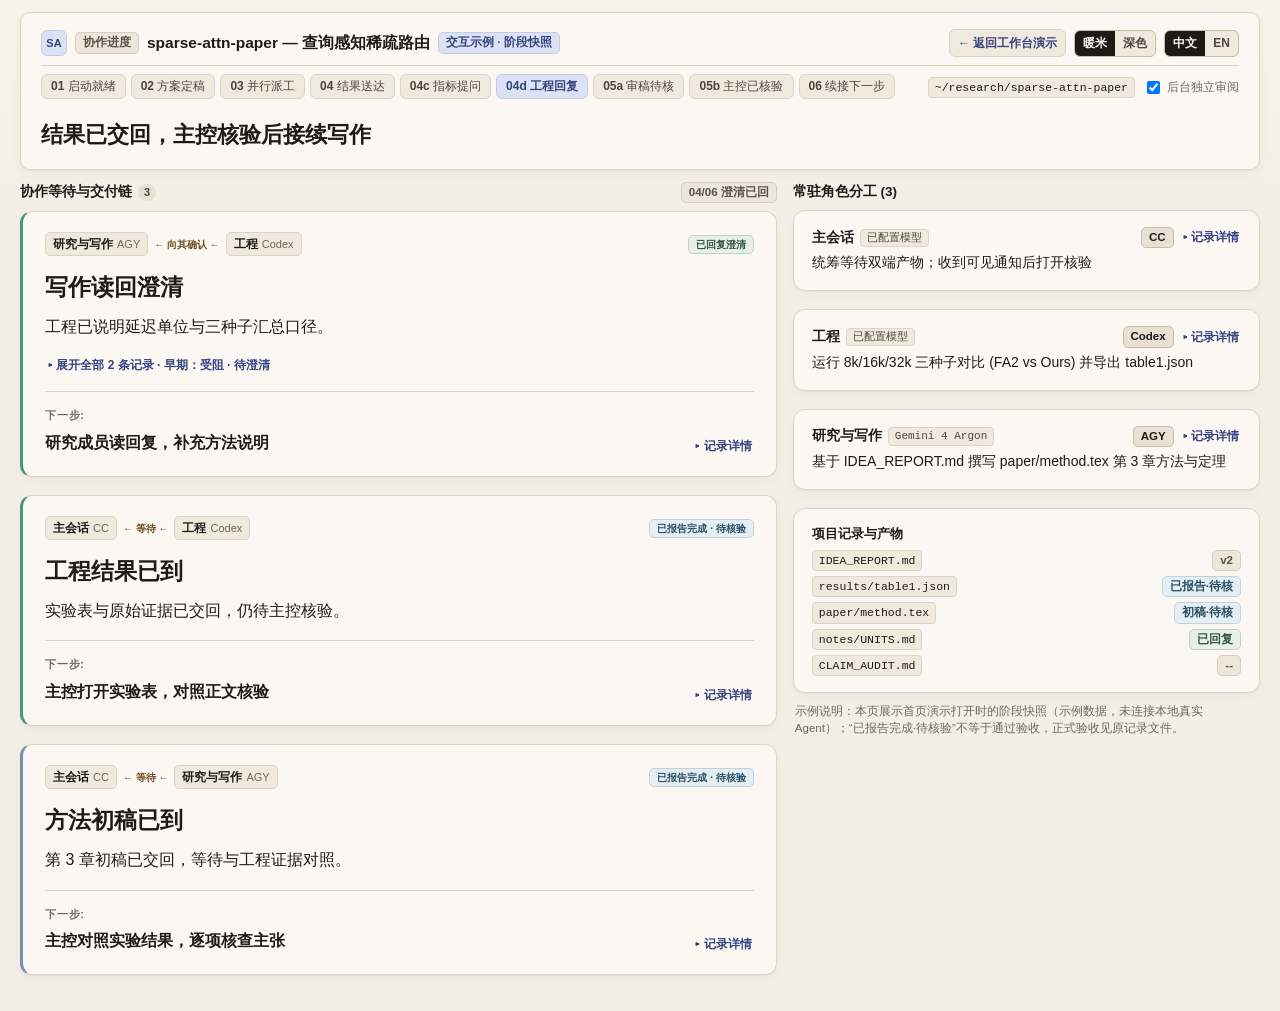
<file: site/progress-board.html>
<!DOCTYPE html>
<html lang="zh-CN">
<head>
  <meta charset="utf-8">
  <meta name="viewport" content="width=device-width, initial-scale=1">
  <title>SuperARIS · 协作进度</title>
  <link rel="icon" href="./favicon.svg" type="image/svg+xml">
  <link rel="stylesheet" href="./progress-case.css">
</head>
<body class="pcase-standalone" data-theme="warm">
  <div id="standalone-board-root"></div>
  <script src="./progress-case.js"></script>
</body>
</html>
</file>
<file: site/progress-case.css>
/* ==========================================================================
   SuperARIS Homepage Collaboration Progress Case + Standalone Snapshot Board
   ========================================================================== */

/* 1. Herdr Tabbar Real Tabs & Browser Link (Homepage Embedded) */
.herdr-tabbar {
  gap: 8px;
}

.herdr-tabs-left.pcase-tablist {
  display: flex;
  align-items: center;
  gap: 5px;
  min-width: 0;
  flex-wrap: nowrap;
}

.pcase-tab-btn {
  display: inline-flex;
  align-items: center;
  gap: 6px;
  padding: 4px 11px;
  border-radius: 5px;
  border: 1px solid rgba(255, 255, 255, 0.08);
  background: rgba(255, 255, 255, 0.04);
  color: #9da5b8;
  font-family: var(--font-mono, ui-monospace, SFMono-Regular, Menlo, Consolas, monospace);
  font-size: 11.5px;
  font-weight: 500;
  line-height: 1.25;
  cursor: pointer;
  white-space: nowrap;
  transition: background-color 0.15s ease, color 0.15s ease, border-color 0.15s ease;
}

.pcase-tab-btn:hover {
  background: rgba(255, 255, 255, 0.09);
  color: #eef1f8;
}

.pcase-tab-btn.active {
  background: #c3c9e9;
  border-color: #c3c9e9;
  color: #141722;
  font-weight: 600;
}

.pcase-tab-badge {
  display: inline-flex;
  align-items: center;
  padding: 1px 5px;
  border-radius: 999px;
  font-size: 10px;
  font-weight: 600;
  background: rgba(174, 184, 254, 0.16);
  color: #c7d0ff;
  border: 1px solid rgba(174, 184, 254, 0.3);
  font-variant-numeric: tabular-nums;
}

.pcase-tab-btn.active .pcase-tab-badge {
  background: rgba(20, 23, 34, 0.14);
  color: #141722;
  border-color: rgba(20, 23, 34, 0.2);
}

.pcase-tab-badge.is-attention {
  background: rgba(229, 192, 123, 0.2);
  color: #f3d393;
  border-color: rgba(229, 192, 123, 0.42);
}

.pcase-tab-btn.active .pcase-tab-badge.is-attention {
  background: #2b2212;
  color: #f6d99c;
  border-color: #2b2212;
}

@keyframes pcaseBadgePop {
  0% { transform: scale(1); }
  40% { transform: scale(1.09); }
  100% { transform: scale(1); }
}

.pcase-tab-badge.just-bumped {
  animation: pcaseBadgePop 0.42s ease-out 1;
}

.pcase-tabbar-right {
  display: flex;
  align-items: center;
  gap: 8px;
  margin-left: auto;
  flex-shrink: 0;
}

.pcase-open-link {
  display: inline-flex;
  align-items: center;
  gap: 4px;
  padding: 3px 9px;
  border-radius: 5px;
  border: 1px solid rgba(174, 184, 254, 0.32);
  background: rgba(174, 184, 254, 0.1);
  color: #d6dcff;
  font-family: var(--font-mono, ui-monospace, SFMono-Regular, Menlo, Consolas, monospace);
  font-size: 11px;
  font-weight: 500;
  text-decoration: none;
  white-space: nowrap;
  transition: background-color 0.15s ease, border-color 0.15s ease, color 0.15s ease;
}

.pcase-open-link:hover {
  background: rgba(174, 184, 254, 0.2);
  border-color: rgba(174, 184, 254, 0.52);
  color: #ffffff;
}

/* Non-destructive toggle inside .herdr-workspace */
.herdr-workspace.is-progress-tab > .panes-grid {
  display: none !important;
}

.herdr-workspace.is-progress-tab > .mcp-drawer {
  display: none !important;
}

.herdr-workspace.is-progress-tab #mobile-pane-tabs {
  display: none !important;
}

/* 2. Terminal-Native Refined Progress Panel inside Herdr */
.pcase-herdr-panel {
  flex: 1;
  min-height: 0;
  display: flex;
  flex-direction: column;
  background: #151821;
  color: #eef1f8;
  font-family: var(--font-mono, ui-monospace, SFMono-Regular, Menlo, Consolas, monospace);
  overflow: hidden;
}

.pcase-herdr-panel[hidden] {
  display: none !important;
}

.pcase-term-bar {
  display: flex;
  align-items: center;
  justify-content: space-between;
  gap: 8px 12px;
  flex-wrap: wrap;
  padding: 7px 14px;
  background: rgba(0, 0, 0, 0.22);
  border-bottom: 1px solid rgba(255, 255, 255, 0.07);
  font-size: 11px;
  flex-shrink: 0;
}

.pcase-term-cmd {
  display: flex;
  align-items: center;
  gap: 7px;
  color: #c8d0e0;
  min-width: 0;
  flex-wrap: wrap;
}

.pcase-term-dollar {
  color: #3fb984;
  font-weight: 700;
}

.pcase-term-dim {
  color: #727c94;
}

.pcase-term-pills {
  display: flex;
  align-items: center;
  gap: 6px;
  flex-wrap: wrap;
}

.pcase-tpill {
  display: inline-flex;
  align-items: center;
  gap: 4px;
  padding: 1px 7px;
  border-radius: 4px;
  font-size: 10.5px;
  font-weight: 600;
  border: 1px solid rgba(255, 255, 255, 0.1);
  background: rgba(255, 255, 255, 0.05);
  color: #b7c0d4;
  white-space: nowrap;
  font-variant-numeric: tabular-nums;
}

.pcase-tpill.tp-wait {
  background: rgba(229, 192, 123, 0.13);
  border-color: rgba(229, 192, 123, 0.34);
  color: #f0cf8e;
}

.pcase-tpill.tp-check {
  background: rgba(86, 182, 194, 0.14);
  border-color: rgba(86, 182, 194, 0.35);
  color: #9be2ec;
}

.pcase-tpill.tp-ok {
  background: rgba(63, 185, 132, 0.14);
  border-color: rgba(63, 185, 132, 0.35);
  color: #9ce8c5;
}

.pcase-tpill.tp-ask {
  background: rgba(224, 122, 95, 0.16);
  border-color: rgba(224, 122, 95, 0.38);
  color: #f5b3a1;
}

.pcase-term-body {
  flex: 1;
  min-height: 0;
  overflow-y: auto;
  padding: 11px 14px;
  display: grid;
  grid-template-columns: minmax(0, 1.48fr) minmax(245px, 1fr);
  gap: 12px;
  align-items: start;
  scrollbar-width: thin;
  scrollbar-color: rgba(255, 255, 255, 0.14) transparent;
}

.pcase-col {
  display: flex;
  flex-direction: column;
  gap: 9px;
  min-width: 0;
}

.pcase-sec-label {
  font-size: 10.5px;
  font-weight: 600;
  letter-spacing: 0.04em;
  text-transform: uppercase;
  color: #7d879d;
  display: flex;
  align-items: center;
  justify-content: space-between;
  gap: 8px;
}

.pcase-tcard {
  background: #1a1e29;
  border: 1px solid rgba(255, 255, 255, 0.08);
  border-left: 2px solid #7d879d;
  border-radius: 6px;
  padding: 9px 11px;
  font-family: var(--font-sans, -apple-system, BlinkMacSystemFont, "Segoe UI", "PingFang SC", sans-serif);
  font-size: 12px;
  line-height: 1.45;
}

.pcase-tcard.tc-wait { border-left-color: #e5c07b; }
.pcase-tcard.tc-check { border-left-color: #56b6c2; }
.pcase-tcard.tc-ask { border-left-color: #e07a5f; }
.pcase-tcard.tc-ok { border-left-color: #3fb984; }

@keyframes pcaseTermFlash {
  0% { background-color: rgba(174, 184, 254, 0.16); }
  100% { background-color: #1a1e29; }
}

.pcase-tcard.is-fresh,
.pcase-tfile-row.is-fresh {
  animation: pcaseTermFlash 0.85s ease-out 1;
}

.pcase-tcard-head {
  display: flex;
  align-items: center;
  justify-content: space-between;
  gap: 6px 8px;
  flex-wrap: wrap;
  margin-bottom: 5px;
}

.pcase-rel {
  display: inline-flex;
  align-items: center;
  gap: 5px;
  flex-wrap: wrap;
  font-family: var(--font-mono, monospace);
  font-size: 11px;
}

.pcase-actor {
  padding: 1px 6px;
  border-radius: 3px;
  background: rgba(255, 255, 255, 0.06);
  color: #eef1f8;
  font-weight: 600;
}

.pcase-actor.ac-main { border-bottom: 1px solid #e07a5f; }
.pcase-actor.ac-engineer { border-bottom: 1px solid #3fb984; }
.pcase-actor.ac-writer { border-bottom: 1px solid #56b6c2; }

.pcase-rel-arrow {
  color: #9da5b8;
  font-size: 10.5px;
}

.pcase-tcard-goal {
  color: #eef1f8;
  font-weight: 600;
  font-size: 12.5px;
  margin-bottom: 5px;
  overflow-wrap: anywhere;
}

.pcase-tcard-report {
  background: rgba(0, 0, 0, 0.24);
  border: 1px solid rgba(255, 255, 255, 0.06);
  border-radius: 4px;
  padding: 6px 8px;
  margin-bottom: 5px;
  color: #c9d1e2;
  font-size: 11.5px;
  overflow-wrap: anywhere;
}

.pcase-tcard-next {
  display: flex;
  align-items: baseline;
  justify-content: space-between;
  gap: 6px 10px;
  flex-wrap: wrap;
  font-size: 11.5px;
  color: #aeb7cb;
}

.pcase-next-kicker {
  color: #7d879d;
  font-weight: 600;
  margin-right: 4px;
}

.pcase-fchip {
  display: inline-flex;
  align-items: center;
  gap: 4px;
  padding: 1px 6px;
  border-radius: 3px;
  background: rgba(174, 184, 254, 0.1);
  border: 1px solid rgba(174, 184, 254, 0.24);
  color: #d6dcff;
  font-family: var(--font-mono, monospace);
  font-size: 10.5px;
  white-space: nowrap;
}

.pcase-mcp-strip {
  background: rgba(229, 192, 123, 0.09);
  border: 1px solid rgba(229, 192, 123, 0.34);
  border-radius: 6px;
  padding: 7px 10px;
  font-family: var(--font-sans, sans-serif);
  font-size: 11.5px;
  color: #ead39c;
}

.pcase-mcp-strip strong {
  display: block;
  font-family: var(--font-mono, monospace);
  font-size: 11px;
  margin-bottom: 2px;
}

.pcase-tbox {
  background: #1a1e29;
  border: 1px solid rgba(255, 255, 255, 0.08);
  border-radius: 6px;
  padding: 8px 10px;
}

.pcase-trole-row {
  padding: 5px 0;
  border-bottom: 1px solid rgba(255, 255, 255, 0.05);
  font-family: var(--font-sans, sans-serif);
  font-size: 11.5px;
}

.pcase-trole-row:last-child {
  border-bottom: 0;
  padding-bottom: 0;
}

.pcase-trole-row:first-child {
  padding-top: 0;
}

.pcase-trole-top {
  display: flex;
  align-items: center;
  justify-content: space-between;
  gap: 6px;
  margin-bottom: 2px;
}

.pcase-trole-name {
  font-weight: 600;
  color: #eef1f8;
}

.pcase-trole-sub {
  color: #9da5b8;
  font-size: 11px;
  overflow-wrap: anywhere;
}

.pcase-tfile-row {
  display: flex;
  align-items: center;
  justify-content: space-between;
  gap: 8px;
  padding: 4px 5px;
  border-radius: 4px;
  font-size: 11px;
}

.pcase-tfile-name {
  color: #d7deed;
  min-width: 0;
  overflow: hidden;
  text-overflow: ellipsis;
  white-space: nowrap;
}

.pcase-term-foot {
  padding: 6px 14px;
  border-top: 1px solid rgba(255, 255, 255, 0.07);
  background: rgba(0, 0, 0, 0.24);
  display: flex;
  align-items: center;
  justify-content: space-between;
  gap: 8px 14px;
  flex-wrap: wrap;
  font-family: var(--font-sans, sans-serif);
  font-size: 11px;
  color: #8b95ab;
  flex-shrink: 0;
}

.pcase-term-foot a {
  color: #c5ceff;
  text-decoration: underline;
  text-underline-offset: 2px;
  white-space: nowrap;
}

/* ==========================================================================
   3. Standalone Browser Board (progress-board.html) — Warm Editorial Cards
   ========================================================================== */
body.pcase-standalone {
  --sb-canvas: #f4efe6;
  --sb-canvas-top: #f7f3eb;
  --sb-surface: #fbf8f3;
  --sb-subtle: #efe9de;
  --sb-inset: #e8e0d2;
  --sb-border: #ddd4c5;
  --sb-border-strong: #c8bda9;
  --sb-ink: #1e1b17;
  --sb-ink-sec: #4d463e;
  --sb-ink-muted: #70675c;
  --sb-brand-bg: #dce2f4;
  --sb-brand-ink: #34447e;
  --sb-brand-border: #c2cce9;

  --sb-wait-bg: #f4ecdd;
  --sb-wait-ink: #6b4d1e;
  --sb-wait-border: #dec9a4;

  --sb-check-bg: #e5eef3;
  --sb-check-ink: #274f63;
  --sb-check-border: #bfd3de;

  --sb-reply-bg: #e7efe9;
  --sb-reply-ink: #33543e;
  --sb-reply-border: #bfd2c4;

  --sb-ask-bg: #f8e6df;
  --sb-ask-ink: #8f3822;
  --sb-ask-border: #e5bfb2;

  --sb-neutral-bg: #ece6db;
  --sb-neutral-ink: #5a5248;
  --sb-neutral-border: #d5cdbf;

  --sb-shadow: 0 1px 2px rgba(36, 29, 20, 0.04), 0 4px 14px rgba(36, 29, 20, 0.03);

  margin: 0;
  padding: 0;
  min-height: 100vh;
  background-color: var(--sb-canvas);
  background-image: linear-gradient(180deg, var(--sb-canvas-top) 0%, var(--sb-canvas) 220px);
  color: var(--sb-ink);
  font-family: -apple-system, BlinkMacSystemFont, "Segoe UI", "PingFang SC", "Hiragino Sans GB", "Microsoft YaHei", sans-serif;
  font-size: 14px;
  line-height: 1.5;
  overflow-x: hidden;
}

body.pcase-standalone[data-theme="dark"] {
  --sb-canvas: #0e1118;
  --sb-canvas-top: #131722;
  --sb-surface: #171b26;
  --sb-subtle: #1f2433;
  --sb-inset: #262c3d;
  --sb-border: rgba(255, 255, 255, 0.1);
  --sb-border-strong: rgba(255, 255, 255, 0.18);
  --sb-ink: #eef1f8;
  --sb-ink-sec: #b5bdd0;
  --sb-ink-muted: #7f899f;
  --sb-brand-bg: rgba(174, 184, 254, 0.16);
  --sb-brand-ink: #c8d0ff;
  --sb-brand-border: rgba(174, 184, 254, 0.34);

  --sb-wait-bg: rgba(229, 192, 123, 0.14);
  --sb-wait-ink: #f1d191;
  --sb-wait-border: rgba(229, 192, 123, 0.34);

  --sb-check-bg: rgba(86, 182, 194, 0.14);
  --sb-check-ink: #9be2ec;
  --sb-check-border: rgba(86, 182, 194, 0.34);

  --sb-reply-bg: rgba(63, 185, 132, 0.14);
  --sb-reply-ink: #9ce8c5;
  --sb-reply-border: rgba(63, 185, 132, 0.34);

  --sb-ask-bg: rgba(224, 122, 95, 0.16);
  --sb-ask-ink: #f6b5a3;
  --sb-ask-border: rgba(224, 122, 95, 0.36);

  --sb-neutral-bg: rgba(255, 255, 255, 0.06);
  --sb-neutral-ink: #b7c0d4;
  --sb-neutral-border: rgba(255, 255, 255, 0.12);

  --sb-shadow: 0 4px 18px rgba(0, 0, 0, 0.32);
}

.sb-shell {
  max-width: 1400px;
  margin: 0 auto;
  padding: 12px 20px 36px;
}

.sb-topbar {
  background: var(--sb-surface);
  border: 1px solid var(--sb-border);
  border-radius: 10px;
  box-shadow: var(--sb-shadow);
  padding: 10px 14px;
  margin-bottom: 12px;
}

.sb-top-row {
  display: flex;
  align-items: center;
  justify-content: space-between;
  gap: 10px;
  flex-wrap: wrap;
}

.sb-brand {
  display: flex;
  align-items: center;
  gap: 8px;
  min-width: 0;
  flex: 1 1 auto;
  flex-wrap: wrap;
}

.sb-sa {
  width: 24px;
  height: 24px;
  border-radius: 6px;
  background: var(--sb-brand-bg);
  border: 1px solid var(--sb-brand-border);
  color: var(--sb-brand-ink);
  font-weight: 700;
  font-size: 11px;
  display: inline-flex;
  align-items: center;
  justify-content: center;
  flex-shrink: 0;
}

.sb-title {
  margin: 0;
  font-size: 15.5px;
  font-weight: 700;
  color: var(--sb-ink);
  min-width: 0;
  overflow-wrap: anywhere;
}

.sb-controls {
  display: flex;
  align-items: center;
  gap: 8px;
  flex-shrink: 0;
  flex-wrap: wrap;
}

.sb-seg {
  display: inline-flex;
  border: 1px solid var(--sb-border-strong);
  border-radius: 6px;
  overflow: hidden;
  background: var(--sb-subtle);
}

.sb-seg button {
  border: 0;
  background: transparent;
  color: var(--sb-ink-sec);
  padding: 4px 8px;
  font-size: 12px;
  font-weight: 600;
  cursor: pointer;
}

.sb-seg button.active {
  background: var(--sb-ink);
  color: var(--sb-surface);
}

.sb-back-link {
  font-size: 12px;
  font-weight: 600;
  color: var(--sb-brand-ink);
  text-decoration: none;
  padding: 4px 8px;
  border-radius: 6px;
  border: 1px solid var(--sb-border);
  background: var(--sb-subtle);
  white-space: nowrap;
}

.sb-back-link:hover {
  border-color: var(--sb-border-strong);
}

.sb-phase-bar {
  display: flex;
  align-items: center;
  justify-content: space-between;
  gap: 8px 12px;
  flex-wrap: wrap;
  margin-top: 8px;
  padding-top: 8px;
  border-top: 1px solid var(--sb-border);
}

.sb-phase-steps {
  display: flex;
  align-items: center;
  gap: 5px;
  overflow-x: auto;
  max-width: 100%;
  padding-bottom: 2px;
  scrollbar-width: thin;
}

.sb-phase-btn {
  border: 1px solid var(--sb-border);
  background: var(--sb-subtle);
  color: var(--sb-ink-sec);
  border-radius: 6px;
  padding: 3px 9px;
  font-size: 12px;
  font-weight: 550;
  white-space: nowrap;
  cursor: pointer;
}

.sb-phase-btn.active {
  background: var(--sb-brand-bg);
  border-color: var(--sb-brand-border);
  color: var(--sb-brand-ink);
  font-weight: 700;
}

.sb-meta-right {
  font-size: 11.5px;
  color: var(--sb-ink-muted);
  display: flex;
  align-items: center;
  gap: 8px;
  flex-wrap: wrap;
}

.sb-grid {
  display: grid;
  grid-template-columns: minmax(0, 1.62fr) minmax(300px, 1fr);
  gap: 16px;
  align-items: start;
}

.sb-sec-head {
  display: flex;
  align-items: center;
  justify-content: space-between;
  gap: 8px;
  margin-bottom: 8px;
}

.sb-sec-title {
  margin: 0;
  font-size: 13.5px;
  font-weight: 700;
  color: var(--sb-ink);
  display: flex;
  align-items: center;
  gap: 6px;
}

.sb-count {
  font-size: 11px;
  font-weight: 600;
  padding: 0 6px;
  border-radius: 999px;
  background: var(--sb-inset);
  color: var(--sb-ink-sec);
}

.sb-stack {
  display: flex;
  flex-direction: column;
  gap: 10px;
}

.sb-card {
  background: var(--sb-surface);
  border: 1px solid var(--sb-border);
  border-radius: 10px;
  box-shadow: var(--sb-shadow);
  padding: 11px 13px;
}

.sb-card.is-ask {
  border-color: var(--sb-ask-border);
}

.sb-pill {
  display: inline-flex;
  align-items: center;
  gap: 4px;
  padding: 1px 7px;
  border-radius: 5px;
  font-size: 11.5px;
  font-weight: 600;
  border: 1px solid transparent;
  white-space: nowrap;
}

.sb-pill.p-wait { background: var(--sb-wait-bg); color: var(--sb-wait-ink); border-color: var(--sb-wait-border); }
.sb-pill.p-check { background: var(--sb-check-bg); color: var(--sb-check-ink); border-color: var(--sb-check-border); }
.sb-pill.p-reply { background: var(--sb-reply-bg); color: var(--sb-reply-ink); border-color: var(--sb-reply-border); }
.sb-pill.p-ask { background: var(--sb-ask-bg); color: var(--sb-ask-ink); border-color: var(--sb-ask-border); }
.sb-pill.p-neutral { background: var(--sb-neutral-bg); color: var(--sb-neutral-ink); border-color: var(--sb-neutral-border); }
.sb-pill.p-brand { background: var(--sb-brand-bg); color: var(--sb-brand-ink); border-color: var(--sb-brand-border); }

.sb-card-top {
  display: flex;
  align-items: center;
  justify-content: space-between;
  gap: 6px 8px;
  flex-wrap: wrap;
  margin-bottom: 6px;
}

.sb-relation {
  display: inline-flex;
  align-items: center;
  gap: 6px;
  flex-wrap: wrap;
  font-size: 12.5px;
}

.sb-actor {
  display: inline-flex;
  align-items: center;
  gap: 4px;
  padding: 2px 7px;
  border-radius: 5px;
  background: var(--sb-subtle);
  border: 1px solid var(--sb-border);
  font-weight: 650;
  color: var(--sb-ink);
}

.sb-actor small {
  font-size: 11px;
  font-weight: 500;
  color: var(--sb-ink-muted);
}

.sb-verb {
  font-size: 11.5px;
  font-weight: 650;
  color: var(--sb-wait-ink);
}

.sb-handle {
  font-family: ui-monospace, SFMono-Regular, Menlo, Consolas, monospace;
  font-size: 11.5px;
  color: var(--sb-ink-muted);
}

.sb-wait-goal {
  font-size: 13.5px;
  font-weight: 650;
  color: var(--sb-ink);
  margin-bottom: 7px;
  overflow-wrap: anywhere;
}

.sb-report {
  background: var(--sb-subtle);
  border: 1px solid var(--sb-border);
  border-radius: 7px;
  padding: 8px 10px;
  margin-bottom: 8px;
}

.sb-report-head {
  display: flex;
  align-items: center;
  justify-content: space-between;
  gap: 6px 8px;
  flex-wrap: wrap;
  margin-bottom: 4px;
  font-size: 11.5px;
  color: var(--sb-ink-muted);
}

.sb-report-msg {
  margin: 0;
  font-size: 13px;
  color: var(--sb-ink);
  overflow-wrap: anywhere;
}

.sb-history-bar {
  margin-top: 6px;
  padding-top: 5px;
  border-top: 1px dashed var(--sb-border-strong);
}

.sb-link-btn {
  border: 0;
  background: transparent;
  color: var(--sb-brand-ink);
  font-size: 11.5px;
  font-weight: 600;
  padding: 1px 2px;
  cursor: pointer;
}

.sb-link-btn:hover {
  text-decoration: underline;
}

.sb-history-list {
  margin-top: 6px;
  display: flex;
  flex-direction: column;
  gap: 5px;
}

.sb-history-item {
  background: var(--sb-surface);
  border: 1px solid var(--sb-border);
  border-radius: 5px;
  padding: 6px 8px;
}

.sb-foot-row {
  display: flex;
  align-items: baseline;
  justify-content: space-between;
  gap: 6px 10px;
  flex-wrap: wrap;
}

.sb-next-line {
  font-size: 12.5px;
  font-weight: 600;
  color: var(--sb-ink);
  overflow-wrap: anywhere;
}

.sb-kicker {
  font-size: 11.5px;
  font-weight: 600;
  color: var(--sb-ink-muted);
  margin-right: 5px;
}

.sb-path {
  display: inline-flex;
  align-items: center;
  gap: 4px;
  padding: 1px 6px;
  border-radius: 4px;
  background: var(--sb-subtle);
  border: 1px solid var(--sb-border);
  font-family: ui-monospace, SFMono-Regular, Menlo, Consolas, monospace;
  font-size: 11.5px;
  color: var(--sb-ink);
  overflow-wrap: anywhere;
}

.sb-report .sb-path {
  background: var(--sb-surface);
}

.sb-drawer {
  margin-top: 7px;
  padding: 7px 9px;
  border-radius: 6px;
  background: var(--sb-subtle);
  border: 1px solid var(--sb-border);
  display: flex;
  flex-direction: column;
  gap: 4px;
  font-size: 12px;
  color: var(--sb-ink-sec);
}

.sb-role-card {
  padding: 9px 12px;
}

.sb-role-top {
  display: flex;
  align-items: center;
  justify-content: space-between;
  gap: 6px;
  flex-wrap: wrap;
  margin-bottom: 3px;
}

.sb-role-left {
  display: flex;
  align-items: center;
  gap: 6px;
  flex-wrap: wrap;
}

.sb-role-name {
  font-weight: 700;
  font-size: 13.5px;
  color: var(--sb-ink);
}

.sb-model-chip {
  font-family: ui-monospace, SFMono-Regular, Menlo, Consolas, monospace;
  font-size: 11px;
  padding: 0 6px;
  border-radius: 4px;
  background: var(--sb-subtle);
  border: 1px solid var(--sb-border);
  color: var(--sb-ink-sec);
}

.sb-harness {
  font-size: 11.5px;
  font-weight: 700;
  padding: 1px 7px;
  border-radius: 5px;
  background: var(--sb-inset);
  border: 1px solid var(--sb-border-strong);
  color: var(--sb-ink);
}

.sb-role-task {
  margin: 2px 0 0;
  font-size: 12.5px;
  color: var(--sb-ink);
  overflow-wrap: anywhere;
}

.sb-file-list {
  display: flex;
  flex-direction: column;
  gap: 5px;
  margin-top: 6px;
}

.sb-file-row {
  display: flex;
  align-items: center;
  justify-content: space-between;
  gap: 8px;
  flex-wrap: wrap;
  font-size: 12px;
}

.sb-note {
  margin: 10px 2px 0;
  font-size: 11.5px;
  color: var(--sb-ink-muted);
  line-height: 1.48;
}

/* Responsive: Mobile 390px & Tablet */
@media (max-width: 960px) {
  .pcase-term-body {
    grid-template-columns: 1fr;
  }

  .sb-grid {
    grid-template-columns: 1fr;
    gap: 12px;
  }
}

@media (max-width: 780px) {
  .pcase-tab-btn {
    padding: 3px 8px;
    font-size: 10.5px;
  }

  .pcase-open-link {
    padding: 3px 7px;
    font-size: 10.5px;
  }

  .pcase-term-bar {
    padding: 6px 10px;
  }

  .pcase-term-body {
    padding: 8px 10px;
  }

  .pcase-term-foot {
    padding: 5px 10px;
    font-size: 10.5px;
  }

  .sb-shell {
    padding: 8px 10px 26px;
  }

  .sb-topbar {
    padding: 8px 10px;
    margin-bottom: 8px;
  }

  .sb-title {
    font-size: 14px;
  }

  .sb-card {
    padding: 9px 10px;
  }
}

@media (max-width: 430px) {
  .pcase-open-full-text {
    display: none;
  }

  .pcase-open-short-text {
    display: inline;
  }
}

@media (min-width: 431px) {
  .pcase-open-short-text {
    display: none;
  }
}

@media (prefers-reduced-motion: reduce) {
  .pcase-tab-badge.just-bumped,
  .pcase-tcard.is-fresh,
  .pcase-tfile-row.is-fresh {
    animation: none !important;
    transition: none !important;
  }
}

/* Readable action hierarchy across terminal and browser surfaces. */
.pcase-current-action {font-size:15px;line-height:1.5;color:#eef1f8;flex:1;min-width:190px;}
.pcase-tcard {padding:14px 16px;border-radius:7px;}
.pcase-tcard-goal {font-size:18px;line-height:1.4;margin:10px 0 8px;}
.pcase-tcard-report {font-size:15px;line-height:1.65;padding:0;border:0;background:none;margin-bottom:12px;}
.pcase-tcard-next {font-size:15px;line-height:1.55;color:#e8edf9;border-top:1px solid #ffffff12;padding-top:10px;display:block;}
.pcase-next-kicker {display:block;color:#9fb9ef;font-size:11px;letter-spacing:.06em;margin-bottom:3px;}
.pcase-tcard-next .pcase-fchip {font-size:10px;opacity:.65;margin-top:6px;}
.pcase-term-foot {grid-column:1/-1;position:static;line-height:1.5;padding:9px 0;background:none;border:0;}
.pcase-term-foot a {display:none;}
.pcase-tcard-head .pcase-tpill {font-size:10px;}
.pcase-trole-sub {font-size:13px;line-height:1.6;}
.sb-shell {max-width:1400px;}
.sb-topbar {padding:16px 20px;}
.sb-current-action {font-size:22px;line-height:1.45;font-weight:650;margin:18px 0 2px;color:var(--sb-ink);}
.sb-stack {gap:18px;}
.sb-card {padding:20px 22px;border-radius:12px;}
.sb-card.by-engineer {border-left:3px solid #4f9477;}
.sb-card.by-writer {border-left:3px solid #7d8db2;}
.sb-action-title {font-size:23px;line-height:1.35;margin:16px 0 10px;color:var(--sb-ink);font-weight:700;}
.sb-report {border:0;background:none;padding:0;}
.sb-report-msg,.sb-next-line {font-size:16px;line-height:1.7;}
.sb-next-line {font-weight:600;color:var(--sb-ink);}
.sb-next-line .sb-kicker {display:block;margin-bottom:4px;font-size:11px;letter-spacing:.07em;color:var(--sb-ink-muted);}
.sb-foot-row {align-items:flex-end;padding-top:14px;margin-top:16px;border-top:1px solid var(--sb-border);gap:12px;}
.sb-history-bar {padding-top:8px;border-top:0;}
.sb-link-btn {font-size:12px;}
.sb-card-top .sb-handle {display:none;}
.sb-card-top .sb-pill {font-size:10px;}
.sb-actor {font-size:12px;}
.sb-verb {font-size:10px;}
.sb-drawer {font-size:14px;line-height:1.7;margin-top:18px;}
.sb-drawer p {margin:9px 0;}
.sb-role-card {padding:16px 18px;}
.sb-role-task {font-size:14px;line-height:1.65;}
.sb-history-item .sb-report-msg {font-size:14px;}
@media(max-width:780px){
 .pcase-term-bar {padding:10px;gap:7px;}
 .pcase-current-action {font-size:14px;}
 .pcase-term-pills .pcase-tpill:not(:first-child) {display:none;}
 .pcase-term-body {gap:12px;}
 .pcase-tcard {padding:14px 12px;}
 .pcase-tcard-goal {font-size:18px;}
 .pcase-tcard-report,.pcase-tcard-next {font-size:15px;}
 .pcase-rel {font-size:10px;gap:3px;}
 .pcase-actor {padding:2px 4px;}
 .pcase-term-foot {font-size:10px;}
 .sb-topbar {padding:12px;}
 .sb-current-action {font-size:20px;margin-top:14px;}
 .sb-card {padding:18px 16px;}
 .sb-action-title {font-size:22px;margin-top:13px;}
 .sb-report-msg,.sb-next-line {font-size:16px;}
 .sb-card-top {gap:7px;}
 .sb-actor {font-size:11px;}
 .sb-verb {font-size:10px;}
}
</file>
